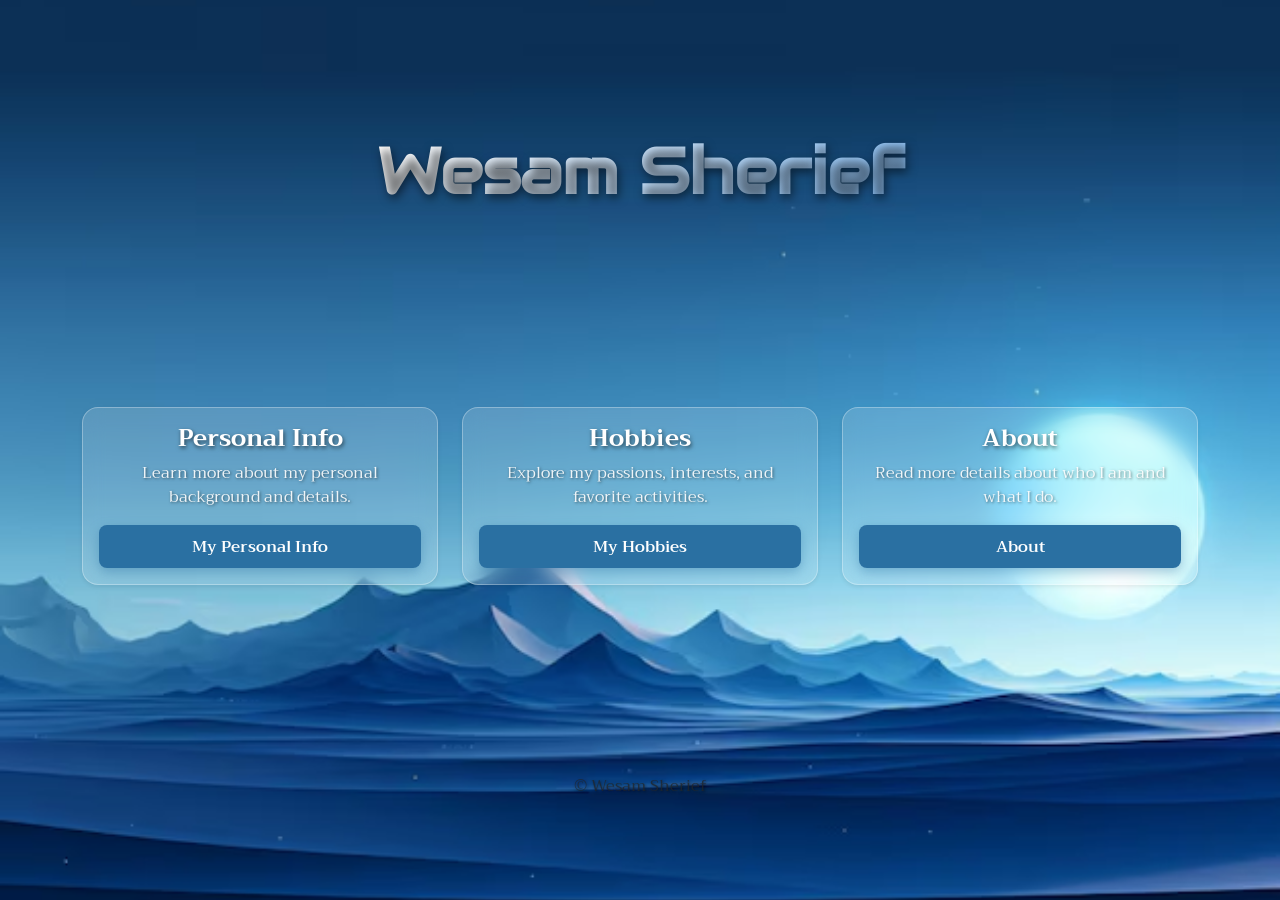
<file: index.html>
<!DOCTYPE html>
<html lang="en">
    <head>
        <meta charset="UTF-8">
        <meta name="viewport" content="initial-scale=1, width=device-width">
        <title>Wesam Sherief</title>
        
        <!-- Bootstrap CSS -->
        <link href="https://cdn.jsdelivr.net/npm/bootstrap@5.3.3/dist/css/bootstrap.min.css" rel="stylesheet" integrity="sha384-QWTKZyjpPEjISv5WaRU9OFeRpok6YctnYmDr5pNlyT2bRjXh0JMhjY6hW+ALEwIH" crossorigin="anonymous">
        <!-- Custom CSS & Fonts -->
        <link href="style1.css" rel="stylesheet">
        <link rel="stylesheet" href="https://fonts.googleapis.com/css?family=Audiowide|Sofia|Trirong">

        <!-- JS Bundle -->
        <script src="https://cdn.jsdelivr.net/npm/bootstrap@5.3.3/dist/js/bootstrap.bundle.min.js" integrity="sha384-YvpcrYf0tY3lHB60NNkmXc5s9fDVZLESaAA55NDzOxhy9GkcIdslK1eN7N6jIeHz" crossorigin="anonymous"></script>

        <script>
            document.addEventListener("DOMContentLoaded", function() {
                document.getElementById("aboutCard").addEventListener("click", function(e) {
                    e.preventDefault();
                    if (confirm("Go to next page?")) {
                        window.location.href = "About.html";
                    }
                });
            });
        </script>
    </head>
    <body class="body min-vh-100 d-flex flex-column justify-content-between">
        
        <!-- Header -->
        <header class="header text-center my-auto pt-4">
            <h1>Wesam Sherief</h1>
        </header>

        <!-- Main Content (Centered vertically and horizontally) -->
        <main class="container my-auto">
            <div class="row g-4 justify-content-center align-items-center">
                
                <!-- Personal Info Card -->
                <div class="col-md-4">
                    <div class="card h-100 shadow-sm">
                        <div class="card-body d-flex flex-column text-center">
                            <h5 class="card-title fw-bold">Personal Info</h5>
                            <p class="card-text flex-grow-1">Learn more about my personal background and details.</p>
                            <a href="info.html" class="btn btn-primary mt-auto">My Personal Info</a>
                        </div>
                    </div>
                </div>

                <!-- Hobbies Card -->
                <div class="col-md-4">
                    <div class="card h-100 shadow-sm">
                        <div class="card-body d-flex flex-column text-center">
                            <h5 class="card-title fw-bold">Hobbies</h5>
                            <p class="card-text flex-grow-1">Explore my passions, interests, and favorite activities.</p>
                            <a href="hobbies.html" class="btn btn-primary mt-auto">My Hobbies</a>
                        </div>
                    </div>
                </div>

                <!-- About Card -->
                <div class="col-md-4">
                    <div class="card h-100 shadow-sm">
                        <div class="card-body d-flex flex-column text-center">
                            <h5 class="card-title fw-bold">About</h5>
                            <p class="card-text flex-grow-1">Read more details about who I am and what I do.</p>
                            <a href="About.html" id="aboutCard" class="btn btn-primary mt-auto">About</a>
                        </div>
                    </div>
                </div>

            </div>
        </main>

        <!-- Footer -->
        <footer class="text-center py-3 text-muted my-auto">
            <p class="m-0">&copy; Wesam Sherief</p>
        </footer>
    </body>
</html>
</file>
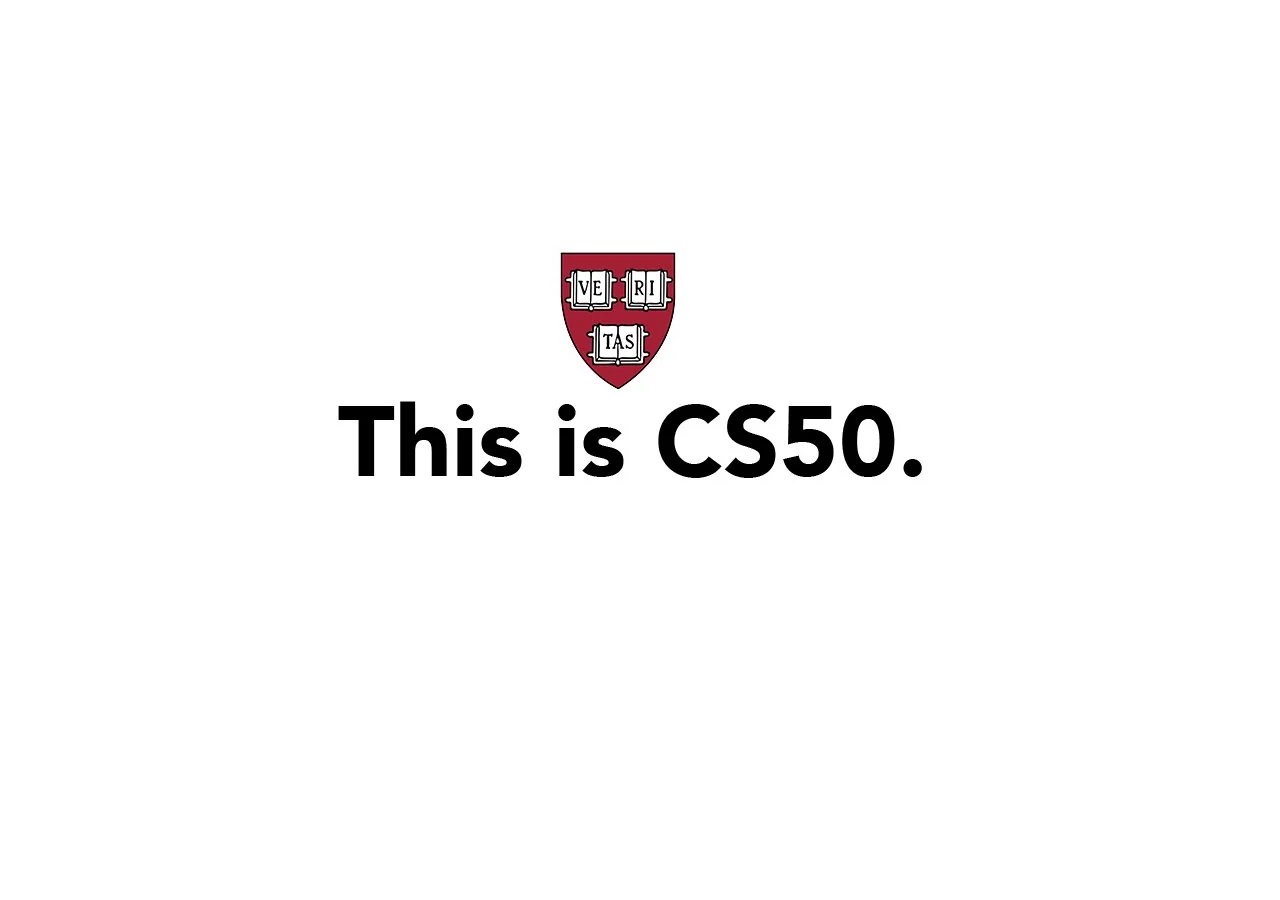
<file: About.html>
<!DOCTYPE html>

<html lang="en">
    <head>
        <link href="https://cdn.jsdelivr.net/npm/bootstrap@5.3.3/dist/css/bootstrap.min.css" rel="stylesheet" integrity="sha384-QWTKZyjpPEjISv5WaRU9OFeRpok6YctnYmDr5pNlyT2bRjXh0JMhjY6hW+ALEwIH" crossorigin="anonymous">
        <script src="https://cdn.jsdelivr.net/npm/bootstrap@5.3.3/dist/js/bootstrap.bundle.min.js" integrity="sha384-YvpcrYf0tY3lHB60NNkmXc5s9fDVZLESaAA55NDzOxhy9GkcIdslK1eN7N6jIeHz" crossorigin="anonymous"></script>
        <meta name="viewport" content = "initial-scale=1, width=device-width">

    </head>
    <body class="img">
        <style>
            .img{
                background-repeat: no-repeat;
                background-size: 100% 100%;
                position: absolute;
                top: 200px;
                right:300px;
                margin: 0;
            }
        </style>
     <img src="cs50.png" alt="cs50 img">

    </body>
</file>
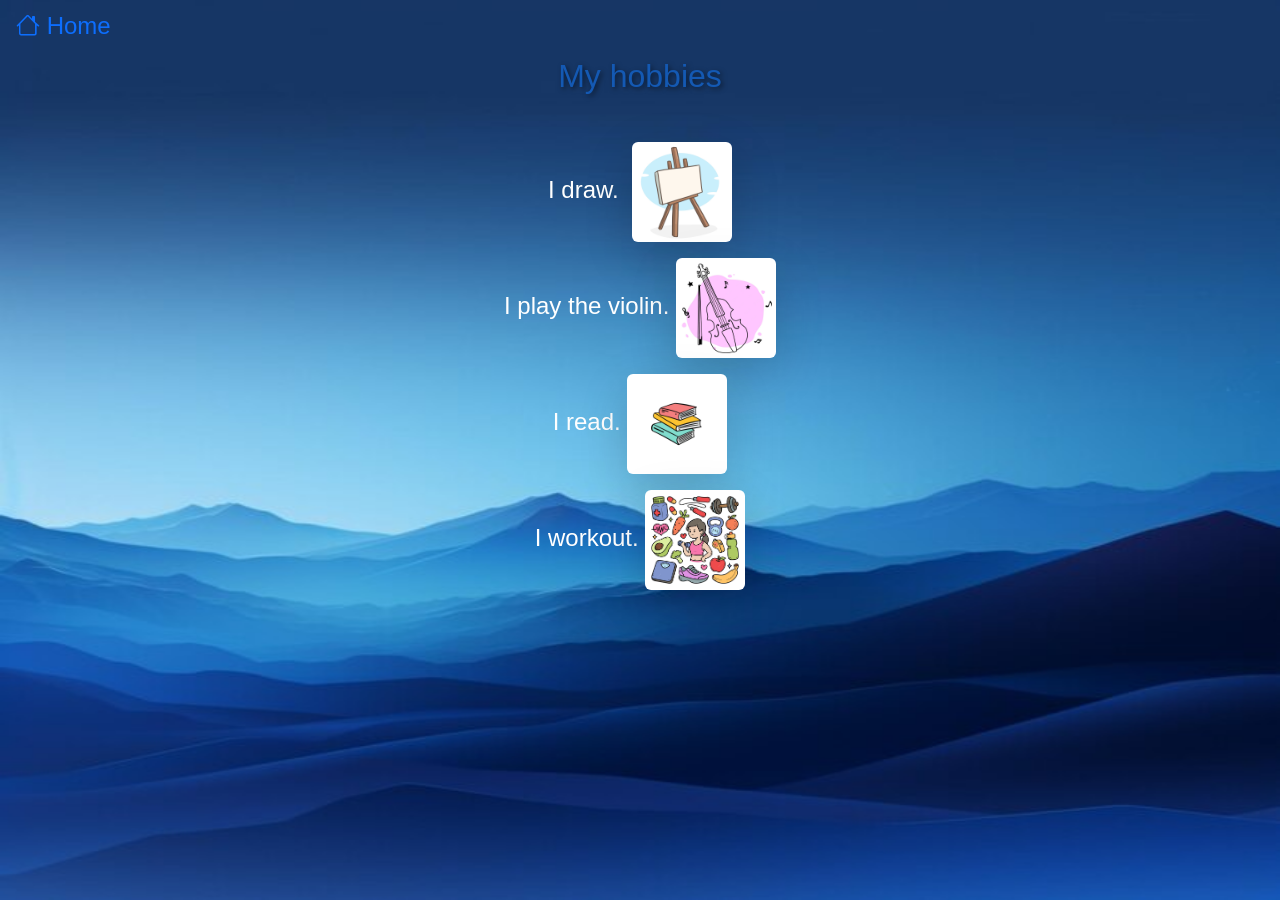
<file: hobbies.html>
<!DOCTYPE html>

<html lang="en">
    <head>
        <link href="https://cdn.jsdelivr.net/npm/bootstrap@5.3.3/dist/css/bootstrap.min.css" rel="stylesheet" integrity="sha384-QWTKZyjpPEjISv5WaRU9OFeRpok6YctnYmDr5pNlyT2bRjXh0JMhjY6hW+ALEwIH" crossorigin="anonymous">
        <script src="https://cdn.jsdelivr.net/npm/bootstrap@5.3.3/dist/js/bootstrap.bundle.min.js" integrity="sha384-YvpcrYf0tY3lHB60NNkmXc5s9fDVZLESaAA55NDzOxhy9GkcIdslK1eN7N6jIeHz" crossorigin="anonymous"></script>
        <link href="style3.css" rel="stylesheet">
        <link rel="stylesheet" href="https://cdn.jsdelivr.net/npm/bootstrap-icons@1.10.5/font/bootstrap-icons.css">        
        <title>My Webpage</title>
        <ul class="nav">
           <li class="nav-item">
               <a class="nav-link active" href="index.html">
                 <i class="bi bi-house"></i> Home
                </a>
          </li>
        </ul>
        <meta name="viewport" content = "initial-scale=1, width=device-width">

        <title>My Webpage</title>
    </head>
    <body class="body">
        <header class="header">My hobbies</header>
            <p>
                I draw.
                <img class="art">
                <img src="art.png" class="img-fluid rounded shadow-lg" alt="Cool Image" width="100"> <!--bootstrap-->


            </p>
                        <p>
                I play the violin.
                <img src="violin.png" class="img-fluid rounded shadow-lg" alt="Cool Image" width="100">

            </p>
                        <p>
                I read.
                <img src="books.png" class="img-fluid rounded shadow-lg" alt="Cool Image" width="100">

            </p>
                        <p>
                I workout.
                <img src="gym.png" class="img-fluid rounded shadow-lg" alt="Cool Image" width="100">

            </p>
    </body>
</file>
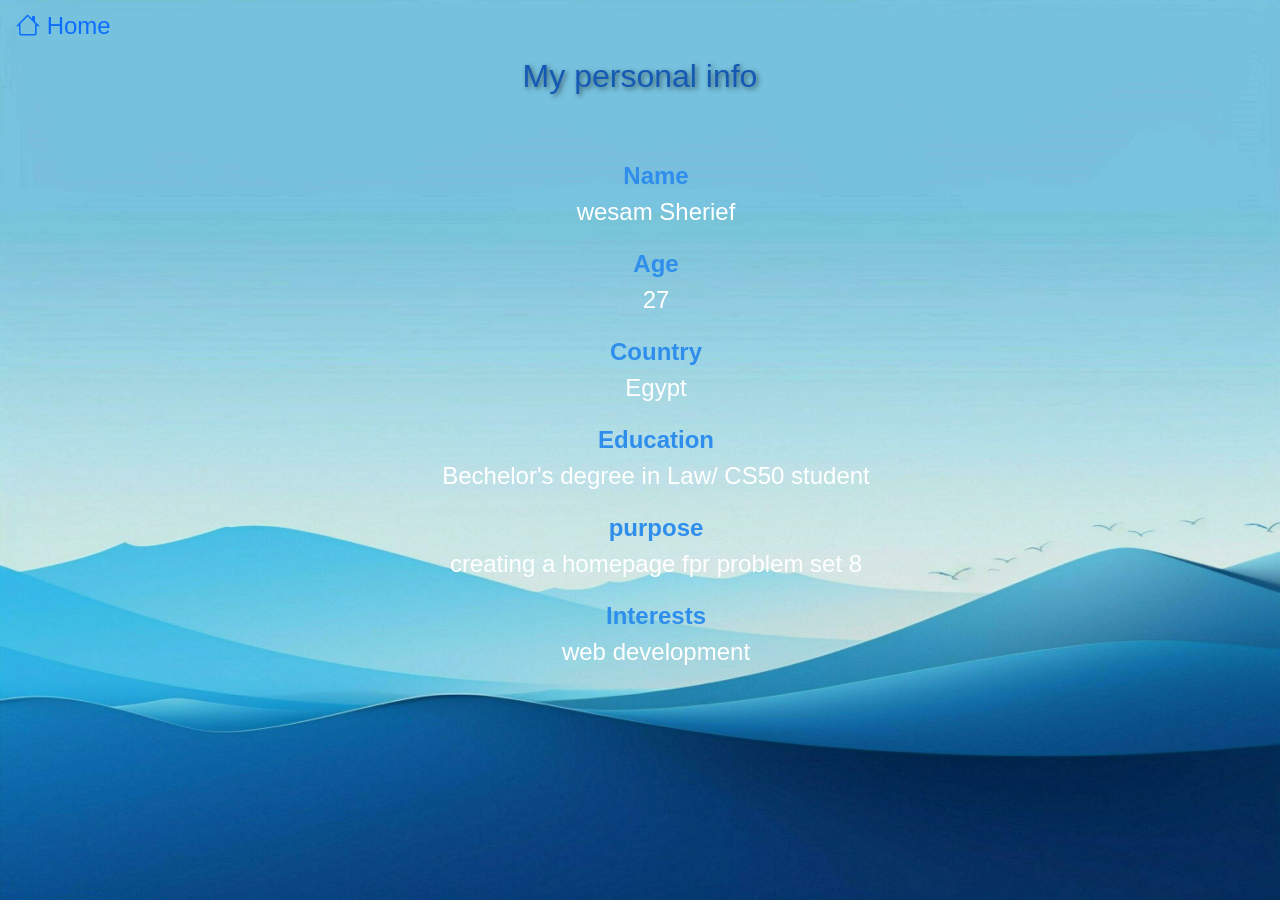
<file: info.html>
<!DOCTYPE html>

<html lang="en">
    <head>
        <link href="https://cdn.jsdelivr.net/npm/bootstrap@5.3.3/dist/css/bootstrap.min.css" rel="stylesheet" integrity="sha384-QWTKZyjpPEjISv5WaRU9OFeRpok6YctnYmDr5pNlyT2bRjXh0JMhjY6hW+ALEwIH" crossorigin="anonymous">
        <script src="https://cdn.jsdelivr.net/npm/bootstrap@5.3.3/dist/js/bootstrap.bundle.min.js" integrity="sha384-YvpcrYf0tY3lHB60NNkmXc5s9fDVZLESaAA55NDzOxhy9GkcIdslK1eN7N6jIeHz" crossorigin="anonymous"></script>
        <link href="style2.css" rel="stylesheet">
        <link rel="stylesheet" href="https://cdn.jsdelivr.net/npm/bootstrap-icons@1.10.5/font/bootstrap-icons.css">        
        <title>My Webpage</title>
        <ul class="nav">
           <li class="nav-item">
               <a class="nav-link active" href="index.html">
                 <i class="bi bi-house"></i> Home
                </a>
          </li>
        </ul>
        <meta name="viewport" content = "initial-scale=1, width=device-width">

        <title>My Webpage</title>
    </head>
    <body class="body">
        <header class="header">My personal info</header>
        <main>
            <ul class="no-bullets">
            <p>
                <li><span class="font">Name</span></li> wesam Sherief
            </p>
            <p>
                <li><span class="font">Age</span></li> 27
            </p>
            <p>
                <li><span class="font">Country</span></li> Egypt


            </p>
            <p>
                <li><span class="font">Education</span></li> Bechelor's degree in Law/ CS50 student
            </p>
            <p>
                <li><span class="font">purpose</span></li> creating a homepage fpr problem set 8
            </p>
            <p>
                <li><span class="font">Interests</span></li>web development
            </p>
            </ul>
        </main>
    </body>
</html>
</file>
<file: style1.css>
/* Body Background */
.body {
    background: url('main.png') no-repeat center center fixed;
    background-size: cover;
    min-height: 100vh;
    font-family: 'Trirong', serif;
}

/* Header Styling */
.header h1 {
    font-family: 'Audiowide', cursive, sans-serif;
    font-size: clamp(2.5rem, 5vw, 4rem);
    font-weight: 700;
    margin: 0;
    padding: 1.5rem 0;
    text-shadow: 2px 4px 10px rgba(0, 0, 0, 0.5);
    background: linear-gradient(135deg, #ffffff 30%, #2f8eec 100%);
    -webkit-background-clip: text;
    -webkit-text-fill-color: transparent;
}

/* Glassmorphism Cards */
.card {
    background: rgba(255, 255, 255, 0.15);
    border: 1px solid rgba(255, 255, 255, 0.3);
    border-radius: 16px;
    backdrop-filter: blur(10px);
    -webkit-backdrop-filter: blur(10px);
    box-shadow: 0 8px 32px 0 rgba(0, 0, 0, 0.2);
    transition: transform 0.3s ease, box-shadow 0.3s ease, background 0.3s ease;
}

.card:hover {
    transform: translateY(-6px);
    background: rgba(255, 255, 255, 0.25);
    box-shadow: 0 12px 40px 0 rgba(0, 0, 0, 0.3);
}

/* Card Content Styling */
.card-title {
    color: #ffffff;
    text-shadow: 1px 2px 4px rgba(0, 0, 0, 0.6);
    font-size: 1.5rem;
}

.card-text {
    color: rgba(255, 255, 255, 0.9);
    font-size: 1rem;
    text-shadow: 1px 1px 3px rgba(0, 0, 0, 0.5);
}

/* Custom Styled Buttons inside Cards */
.card .btn-primary {
    background-color: #2a70a2;
    border: none;
    border-radius: 8px;
    padding: 0.6rem 1.2rem;
    font-weight: 600;
    color: #ffffff;
    transition: all 0.2s ease-in-out;
    box-shadow: 0 4px 12px rgba(42, 112, 162, 0.4);
}

.card .btn-primary:hover {
    background-color: #176590;
    transform: scale(1.03);
    box-shadow: 0 6px 16px rgba(23, 101, 144, 0.6);
}

/* Footer Styling */
footer {
    color: rgba(255, 255, 255, 0.8) !important;
    text-shadow: 1px 1px 3px rgba(0, 0, 0, 0.5);
}
</file>
<file: style3.css>
.header {
    text-align: center;
    margin: 0;
    font-size: 2rem;
    font-weight: 500;
    align-items: center;
    text-shadow: 2px 2px 5px rgba(0, 0, 0, 0.5);
    font-family: "Trirong", sans-serif;
    color: #1459B3;
    height: 10vh;
}

.body {
    background-image: url('home4.png');
    background-repeat: no-repeat;
    background-size: 100% 100%;
    text-align: center;
    font-size: 1.5rem;
    font-weight: 400;
    font-family: "Trirong", sans-serif;
    color: white;
    align-items: center;
    height: 100vh;
    line-height: 1.5;
}
</file>
<file: style2.css>
.header {
    text-align: center;
    margin: 0;
    font-size: 2rem;
    font-weight: 500;
    align-items: center;
    text-shadow: 2px 2px 5px rgba(0, 0, 0, 0.5);
    font-family: "Trirong", sans-serif;
    color: #1459B3;
    height: 10vh;
}
.body {
    background-image: url('home3.png');
    background-repeat: no-repeat;
    background-size: 100% 100%;
    text-align: center;
    font-size: 1.5rem;
    font-weight: 400;
    font-family: "Trirong", sans-serif;
    color: white;
    align-items: center;
    height: 100vh;
    line-height: 1.5;

}

ul.no-bullets {
  list-style-type: none;

}
.font {
    color: #2F8EEC;
    font-weight: bold;

}
</file>
